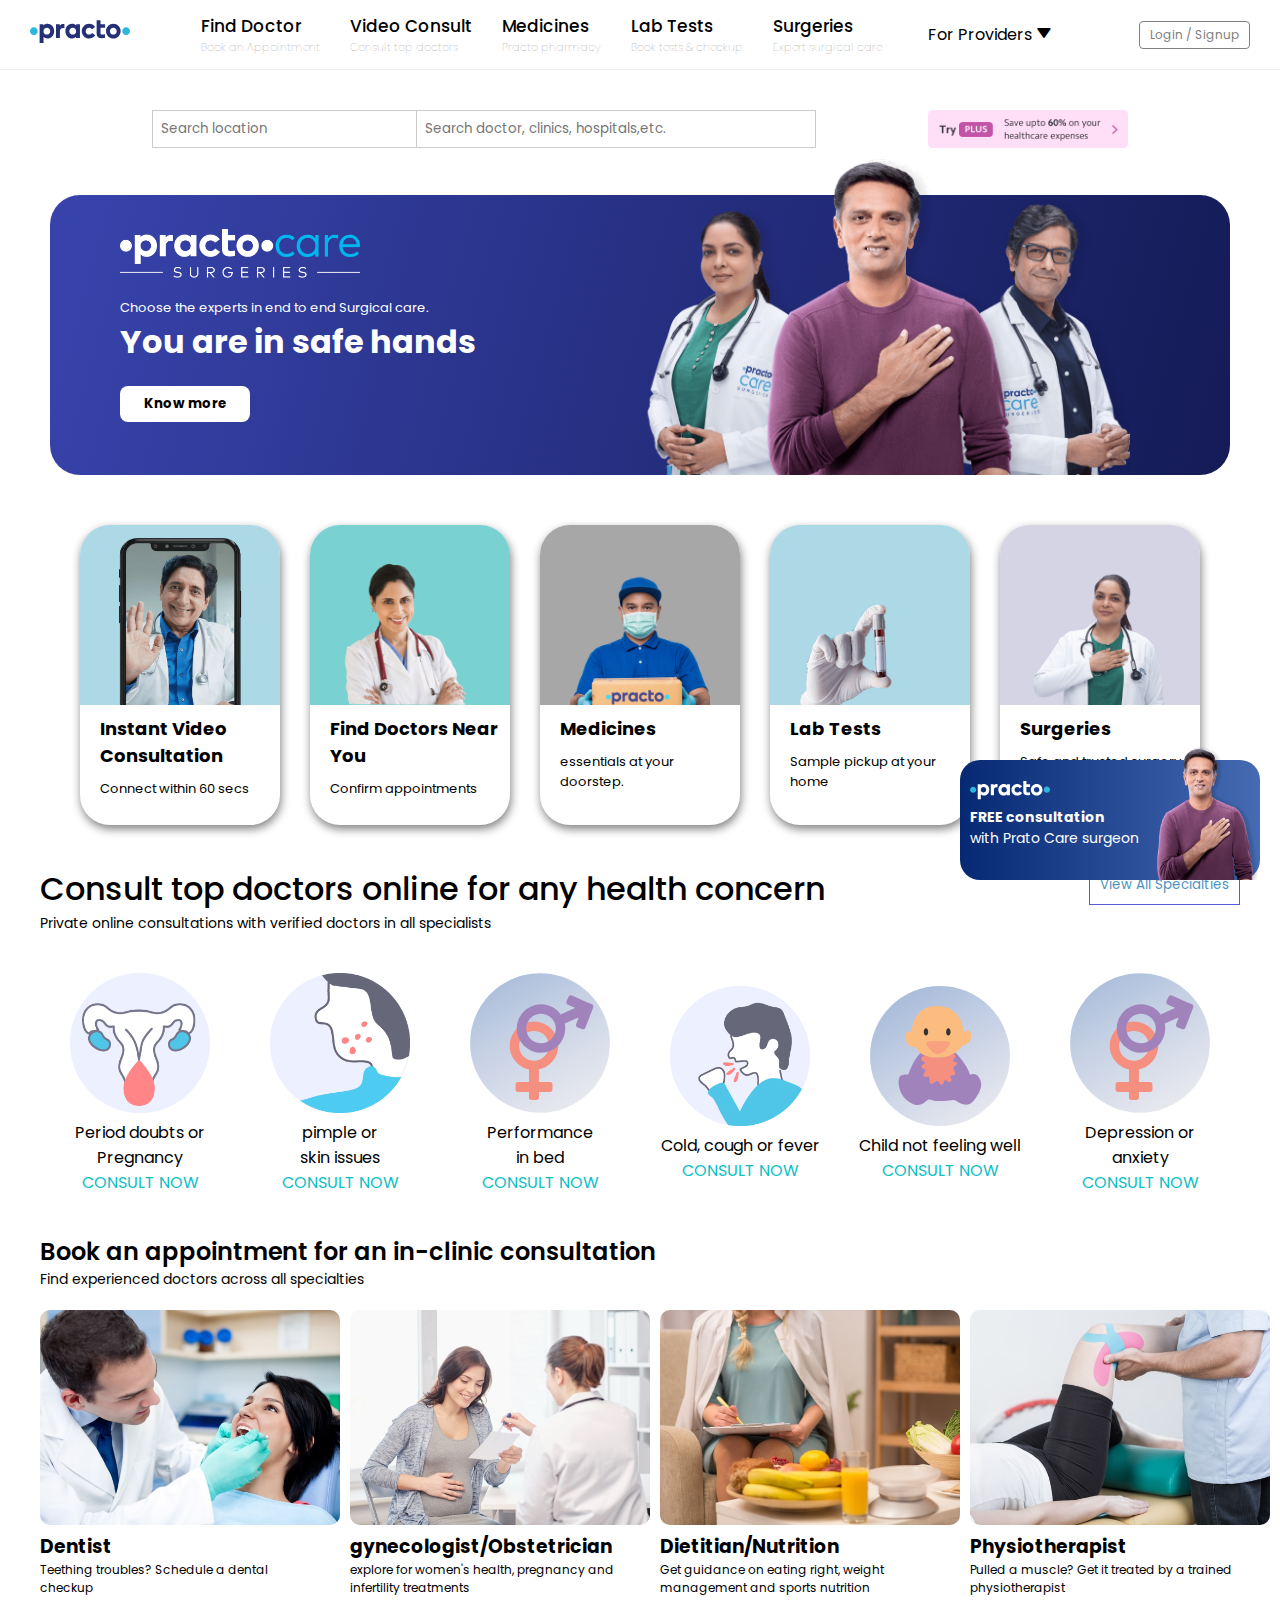
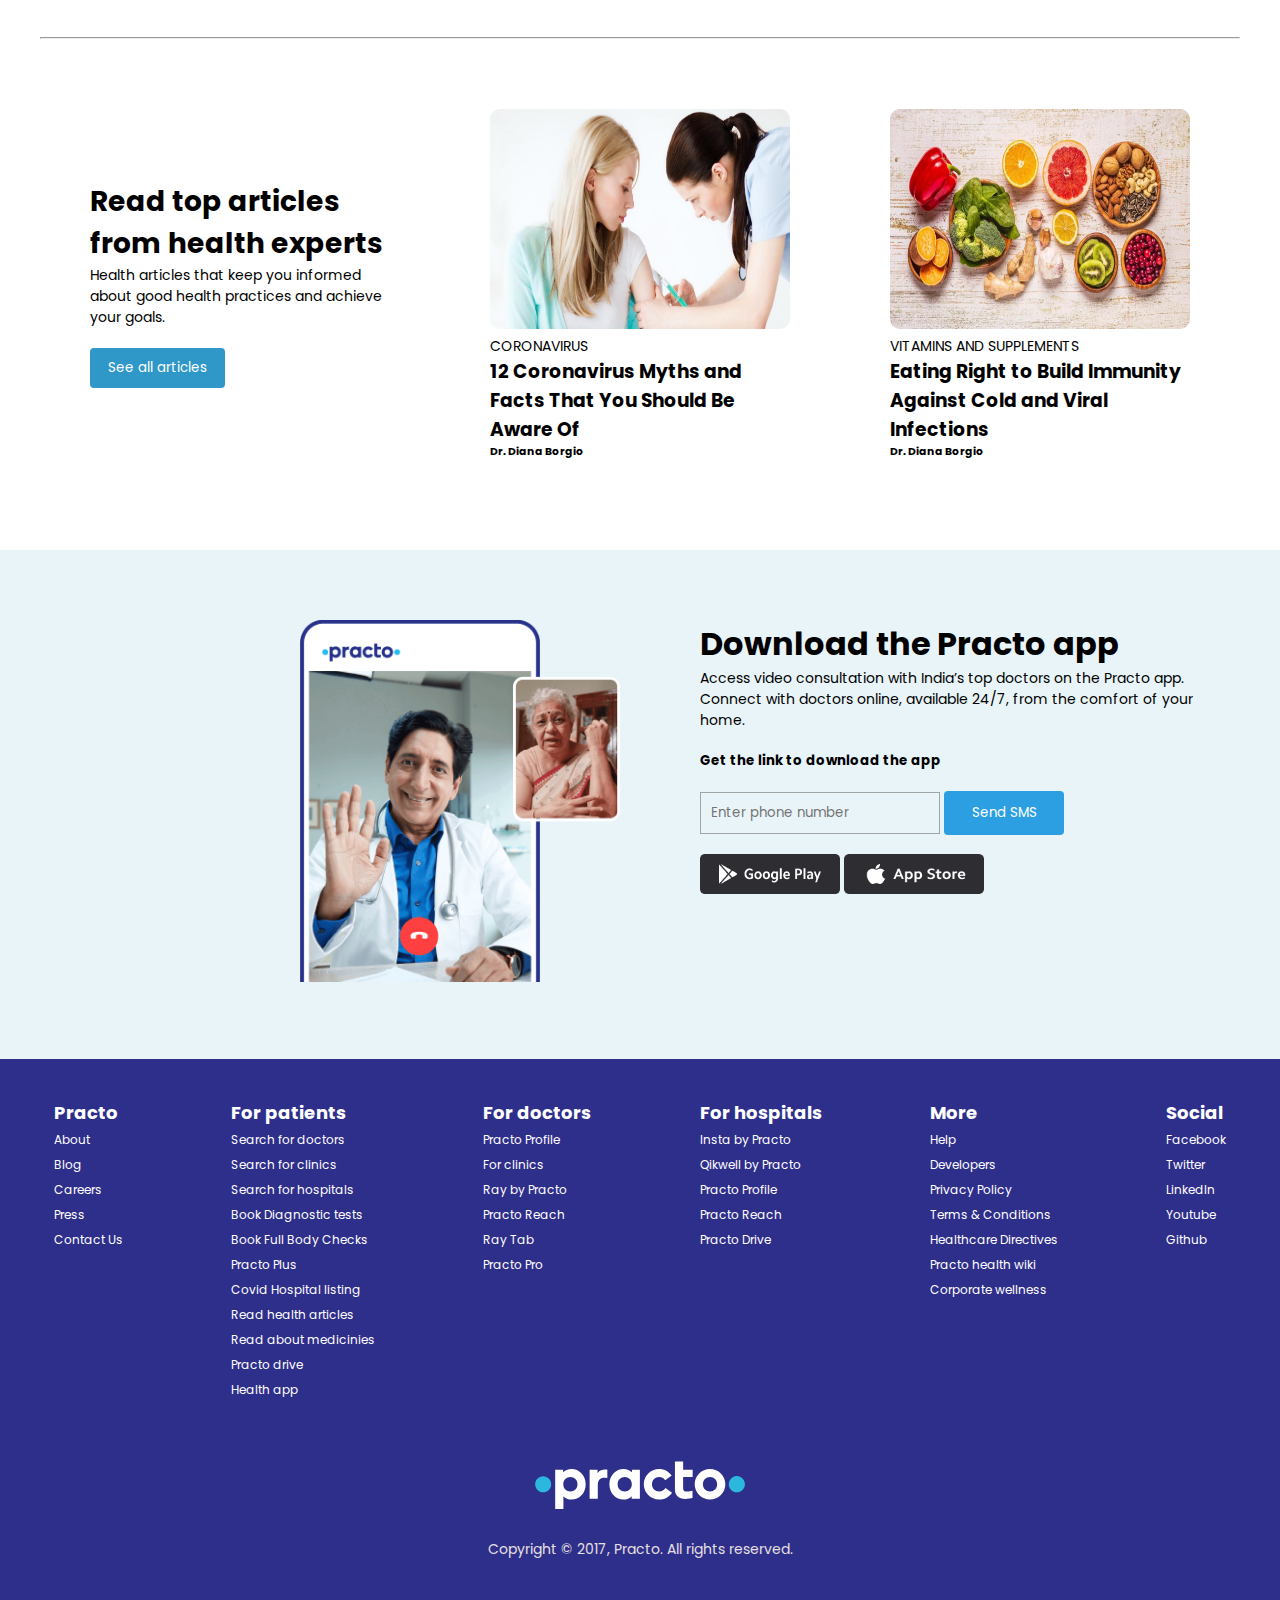
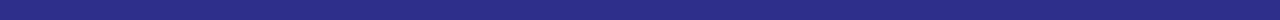
<file: zool Assignment/index.html>
<!DOCTYPE html>
<html lang="en">
<head>
    <meta charset="UTF-8">
    <meta http-equiv="X-UA-Compatible" content="IE=edge">
    <meta name="viewport" content="width=device-width, initial-scale=1.0">
    <title>Practo</title>
    <link rel="stylesheet" href="style.css">
    <link href='https://unpkg.com/boxicons@2.1.1/css/boxicons.min.css' rel='stylesheet'>
</head>
<body>
        <nav>
            <div class="navbar">
                <div class="navbar-inner">
                    <i class="bx bx-menu siderbarOpen"></i>
                    <span class="logo navLogo"><a href="#"><img src="./images/practo.svg" alt=""></a></span>    
                </div>
                <div class="menu">
                    <div class="logoToggle">
                        <i class="bx bx-x siderbarClose"></i>
                        <span class="logo"><a href="#"><img src="./images/practo.svg" alt=""></a></span>
                    </div>
                    <ul class="navLinks">
                        <li>
                            <a href="#">Find Doctor</a>
                            <p>Book an Appointment</p>
                        </li>
                        <li>
                            <a href="#">Video Consult</a>
                            <p>Consult top doctors</p>
                        </li>
                        <li>
                            <a href="#">Medicines</a>
                            <p>Practo pharmacy</p>
                        </li>
                        <li>
                            <a href="#">Lab Tests</a>
                            <p>Book tests & checkup</p>
                        </li>
                        <li>
                            <a href="#">Surgeries</a>
                            <p>Expert surgical care </p>
                        </li>
                        <li>
                            <div class="dropdown">
                                <button class="dropbtn" onclick="myFunction()">For Providers
                                  <i class="bx bxs-down-arrow"></i>
                                </button>
                                <div class="dropdown-content" id="myDropdown">
                                  <a class="dlinks"href="#">Practo Prime</a>
                                  <a class="dlinks" href="#">Software for providers</a>
                                  <a class="dlinks" href="#">List your practice for free</a>
                                  <a class="dlinks" href="#">Corporate wellness</a>
                                </div>
                                </div> 
                        </li>
                    </ul>
                </div>
                <div class="signIn">
                    <button class="btn">Login / Signup</button>
                </div>
            </div>
        </nav>

        <div class="container">
        <div class="inputContainer">
            <div >
                <input class="input inp1" type="text" placeholder="Search location">
                <input class="input inp2" type="text" placeholder="Search doctor, clinics, hospitals,etc.">
            </div>
            <div class="ads">
                <img src="./images/tryplus.png" alt="ads">
            </div>
        </div>
        <div class="fixedContainer">
            <div class="left">
                <img src="./images/white_practo_logo.svg" alt="">
                <h1>FREE consultation</h1>
                <p>with Prato Care surgeon</p>
            </div>
            <div class="">
                <img src="./images/rahul.png" alt="">
            </div>
        </div>
        <div class="bigcard">
            <div class="content">
                <img class="pcare" src="./images/practo_care.png" alt="PCare">
                <p>Choose the experts in end to end Surgical care.</p>
                <h1>You are in safe hands</h1>
                <button class="btnCard">Know more</button>
            </div>
                <img class="docImg" src="./images/dweb_hero_banner.png" alt="..">
        </div>
        
        <div class="smallCards">
            <div class="card">
                <div class="imgSC">
                    <img class="SCImg SC1" src="./images/instant_video_consulation.png" alt="">
                </div>
                <div class="SContent">
                    <h1>Instant Video Consultation</h1>
                    <p>Connect within 60 secs</p>
                </div>
            </div>
            <div class="card">
                <div class="imgSC " style="background-color: rgb(122, 209, 209);">
                    <img class="SCImg SC2" src="./images/find_doctors.png" alt=".." >
                </div>
                <div class="SContent">
                    <h1>Find Doctors Near You</h1>
                    <p>Confirm appointments</p>
                </div>
            </div>
            <div class="card SC3">
                <div class="imgSC " style="background:rgb(167, 167, 167);">
                    <img class="SCImg " src="./images/medicines.png" alt="" >
                </div>
                <div class="SContent">
                    <h1>Medicines</h1>
                    <p>essentials at your <br>doorstep.</p>
                </div>
            </div>
            <div class="card SC4">
                <div class="imgSC">
                    <img class="SCImg " src="./images/lab_tests.png" alt="">
                </div>
                <div class="SContent">
                    <h1>Lab Tests</h1>
                    <p>Sample pickup at your home</p>
                </div>
            </div>
            <div class="card SC5">
                <div class="imgSC" style="background:rgb(212, 212, 228);"> 
                    <img class="SCImg " src="./images/surgeries.png" alt="">
                </div>
                <div class="SContent">
                    <h1>Surgeries</h1>
                    <p>Safe and trusted surgery centers</p>
                </div>
            </div>
        </div>

        <div class="circleContainer">
            <div class="circleContent">
                <div class="CC">
                    <h1>Consult top doctors online for any health concern</h1>
                    <p>Private online consultations with verified doctors in all specialists</p>
                </div>
                <button class="Cbtn">View All Specialties</button>
            </div>
            <div class="circles">
                <div class="circle">
                    <div class="UCircle">
                        <img src="./images/irregular-painful+period.png" alt="">
                    </div>
                    <div class="contentCircle">
                        <p>Period doubts or Pregnancy</p>
                        <a href="#">CONSULT NOW</a>
                    </div>
                </div>
                <div class="circle">
                    <div class="UCircle">
                        <img src="./images/Acne.ong.webp" alt="">
                    </div>
                    <div class="contentCircle">
                        <p>pimple or<br> skin issues</p>
                        <a href="#">CONSULT NOW</a>
                    </div>
                </div>
                <div class="circle">
                    <div class="UCircle">
                        <img src="./images/c3.svg" alt="">
                    </div>
                    <div class="contentCircle">
                        <p>Performance  <br> in bed</p>
                        <a href="#">CONSULT NOW</a>
                    </div>
                </div>
                <div class="circle">
                    <div class="UCircle">
                        <img src="./images/coughing.png" alt="">
                    </div>
                    <div class="contentCircle">
                        <p>Cold, cough or fever</p>
                        <a href="#">CONSULT NOW</a>
                    </div>
                </div>
                <div class="circle">
                    <div class="UCircle">
                        <img src="./images/c4.svg" alt="">
                    </div>
                    <div class="contentCircle">
                        <p>Child not feeling well</p>
                        <a href="#">CONSULT NOW</a>
                    </div>
                </div>
                <div class="circle">
                    <div class="UCircle">
                        <img src="./images/c3.svg" alt="">
                    </div>
                    <div class="contentCircle">
                        <p>Depression or<br> anxiety</p>
                        <a href="#">CONSULT NOW</a>
                    </div>
                </div>
            </div>
        </div>
        <div class="boxContainer">
            <div class="boxContent">
                <h1>Book an appointment for an in-clinic consultation</h1>
                <p>Find experienced doctors across all specialties</p>
            </div>
            <div class="boxes">
                <div class="box">
                    <img src="images/b1.png" alt="">
                    <h3>Dentist</h3>
                    <p>Teething troubles? Schedule a dental checkup</p>
                </div>
                <div class="box">
                    <img src="images/b2.png" alt="">
                    <h3>gynecologist/Obstetrician</h3>
                    <p>explore for women's health, pregnancy and infertility treatments</p>
                </div>
                <div class="box">
                    <img src="images/b3.png" alt="">
                    <h3>Dietitian/Nutrition</h3>
                    <p>Get guidance on eating right, weight management and sports nutrition</p>
                </div>
                <div class="box">
                    <img src="images/b4.png" alt="">
                    <h3>Physiotherapist</h3>
                    <p>Pulled a muscle? Get it treated by a trained physiotherapist</p>
                </div>
            </div>
        </div>

        <hr>

        <div class="content2box">
            <div class="articleBox">
                <h1>Read top articles from health experts</h1>
                <p>Health articles that keep you informed about good health practices and achieve your goals.</p>
                <button><a href="./page2.html">See all articles</a></button>
            </div>
            <div class="articleBox">
                <img src="./images/bx1.png" alt="">
                <p>CORONAVIRUS</p>
                <h3>12 Coronavirus Myths and Facts That You Should Be Aware Of</h3>
                <h6>Dr. Diana Borgio</h6>
            </div>
            <div class="articleBox">
                <img src="./images/bx2.png" alt="">
                <p> VITAMINS AND SUPPLEMENTS</p>
                <h3>Eating Right to Build Immunity Against Cold and Viral Infections</h3>
                <h6>Dr. Diana Borgio</h6>
            </div>
        </div>
    </div>

        <div class="UpFooter">
            <div class="UFImg">
                <img src="./images/footer-img.png" alt="">
            </div>
            <div class="UFContent">
                <h1>Download the Practo app</h1>
                <p>Access video consultation with India’s top doctors on the Practo app. Connect with doctors online, available 24/7, from the comfort of your home.</p>
                <div class="inpBtn">
                    <h5>Get the link to download the app</h5>
                    <input type="text" placeholder="Enter phone number">
                    <button>Send SMS</button>
                </div>
                <div class="appLogo">
                    <img src="./images/google_play.png" alt="">
                    <img src="./images/apple_store.png" alt="">
                </div>
            </div>
        </div>

        <footer>
        <div class="linkContainer">
            <div class="FLinks">
                <ul>
                    <h1>Practo</h1>
                    <li><a href="">About</a></li>
                    <li><a href="">Blog</a></li>
                    <li><a href="">Careers</a></li>
                    <li><a href="">Press</a></li>
                    <li><a href="">Contact Us</a></li>
                </ul>
            </div>
            <div class="FLinks">
                <ul>
                    <h1>For patients</h1>
                    <li><a href="">Search for doctors</a></li>
                    <li><a href="">Search for clinics</a></li>
                    <li><a href="">Search for hospitals</a></li>
                    <li><a href="">Book Diagnostic tests</a></li>
                    <li><a href="">Book Full Body Checks</a></li>
                    <li><a href="">Practo Plus</a></li>
                    <li><a href="">Covid Hospital listing</a></li>
                    <li><a href="">Read health articles</a></li>
                    <li><a href="">Read about medicinies</a></li>
                    <li><a href="">Practo drive</a></li>
                    <li><a href="">Health app</a></li>
                </ul>
            </div>
            <div class="FLinks">
                <ul>
                    <h1>For doctors</h1>
                    <li><a href="">Practo Profile</a></li>
                    <li><a href="">For clinics</a></li>
                    <li><a href="">Ray by Practo</a></li>
                    <li><a href="">Practo Reach</a></li>
                    <li><a href="">Ray Tab</a></li>
                    <li><a href="">Practo Pro</a></li>
                </ul>
            </div>
            <div class="FLinks">
                <ul>
                    <h1>For hospitals</h1>
                    <li><a href="">Insta by Practo</a></li>
                    <li><a href="">Qikwell by Practo</a></li>
                    <li><a href="">Practo Profile</a></li>
                    <li><a href="">Practo Reach</a></li>
                    <li><a href="">Practo Drive</a></li>
                </ul>
            </div>
            <div class="FLinks">
                <ul>
                    <h1>More</h1>
                    <li><a href="">Help</a></li>
                    <li><a href="">Developers</a></li>
                    <li><a href="">Privacy Policy</a></li>
                    <li><a href="">Terms & Conditions</a></li>
                    <li><a href="">Healthcare Directives</a></li>
                    <li><a href="">Practo health wiki</a></li>
                    <li><a href="">Corporate wellness</a></li>
                </ul>
            </div>
            <div class="FLinks">
                <ul>
                    <h1>Social</h1>
                    <li><a href="">Facebook</a></li>
                    <li><a href="">Twitter</a></li>
                    <li><a href="">LinkedIn</a></li>
                    <li><a href="">Youtube</a></li>
                    <li><a href="">Github</a></li>
                </ul>
            </div>
        </div>
        <div class="copyRight">
            <img src="./images/white_practo_logo.svg" alt="">
            <p>Copyright &copy; 2017, Practo. All rights reserved.</p>
        </div>
        </footer>

      

    <script src="./script.js"></script>
</body>
</html>
</file>
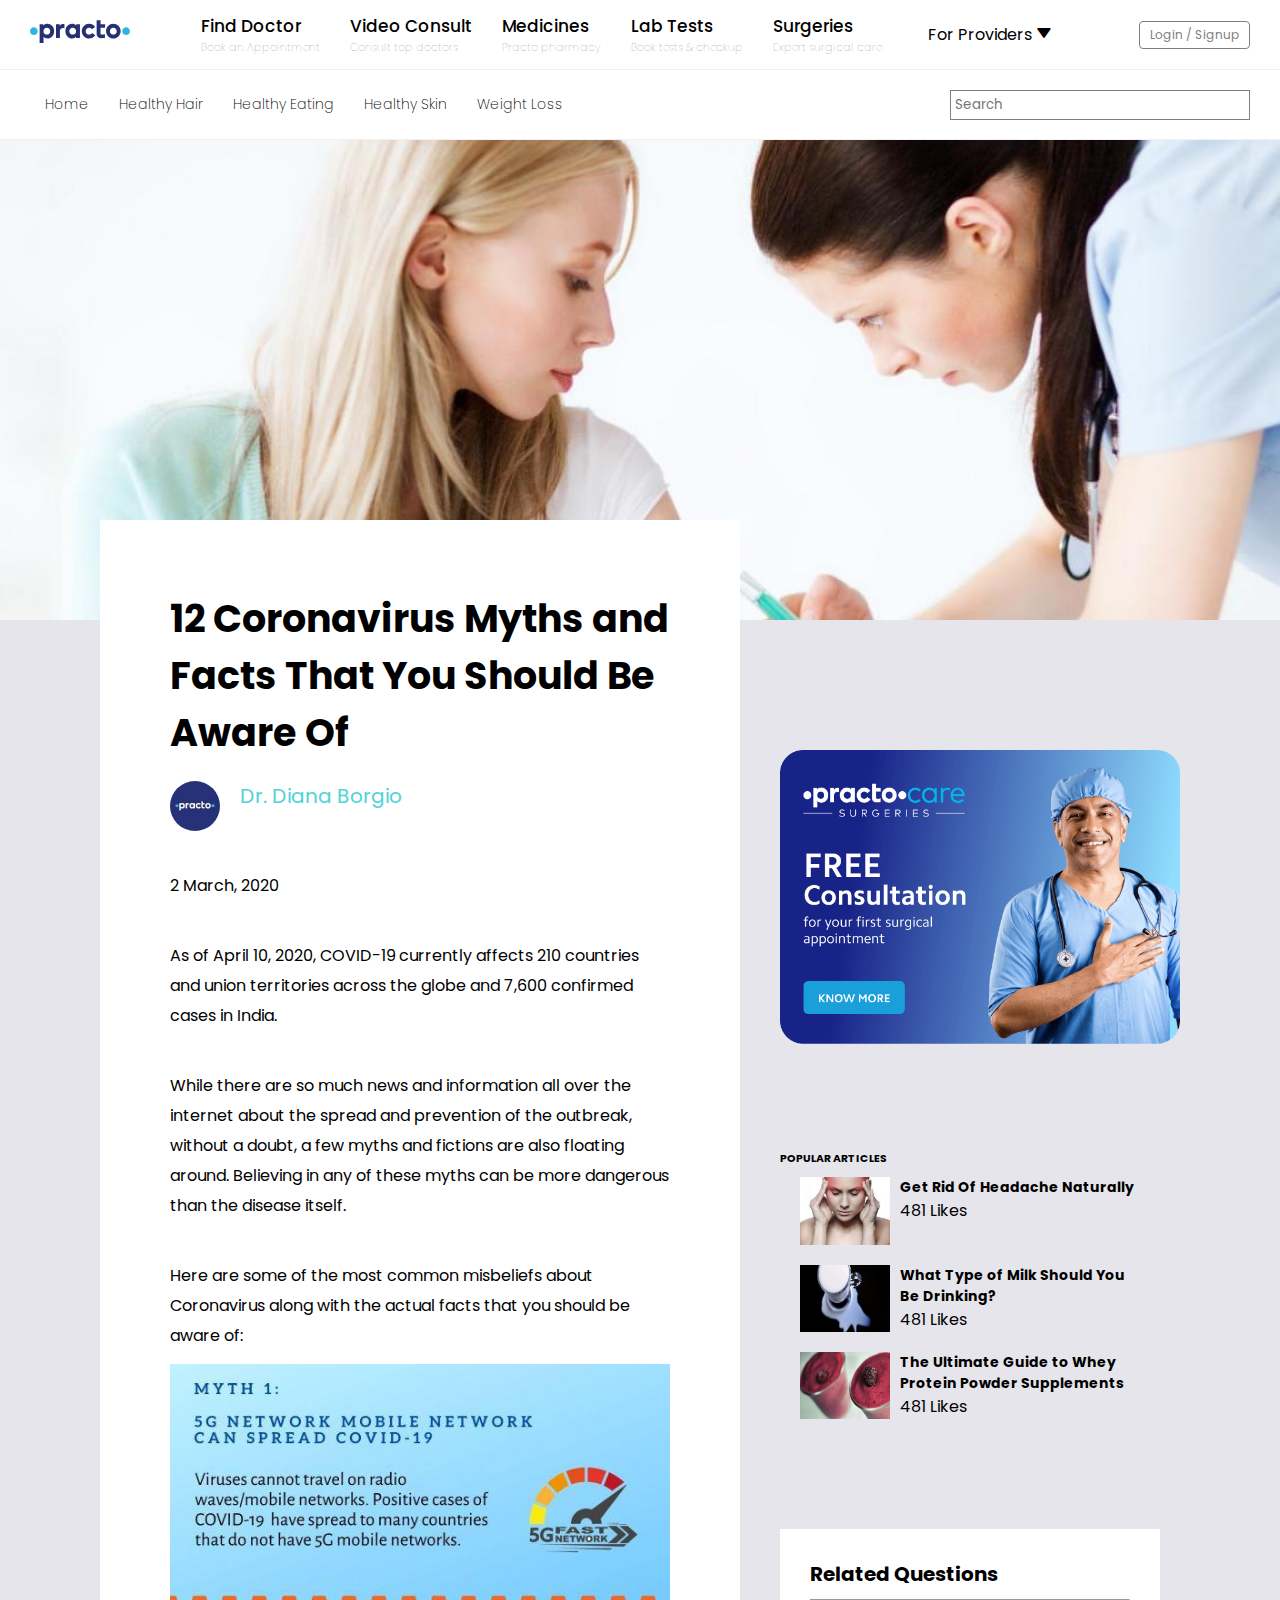
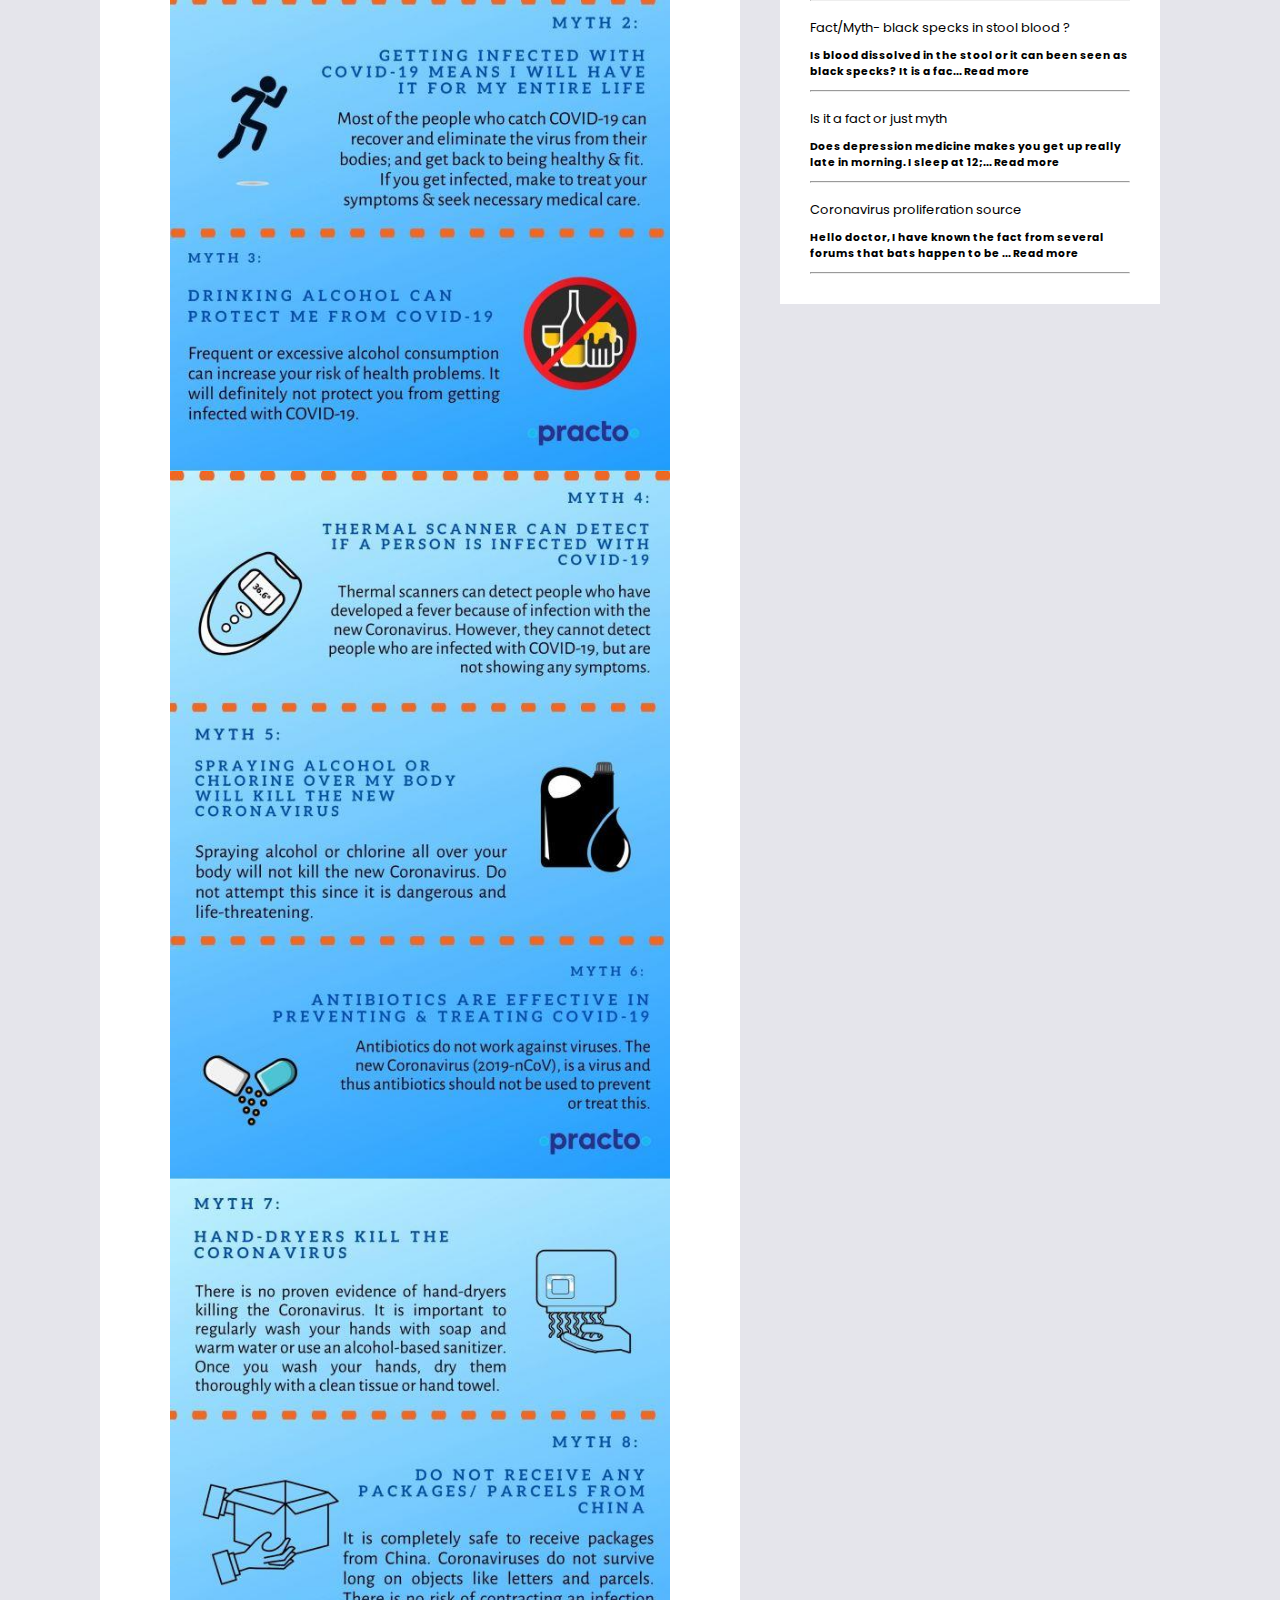
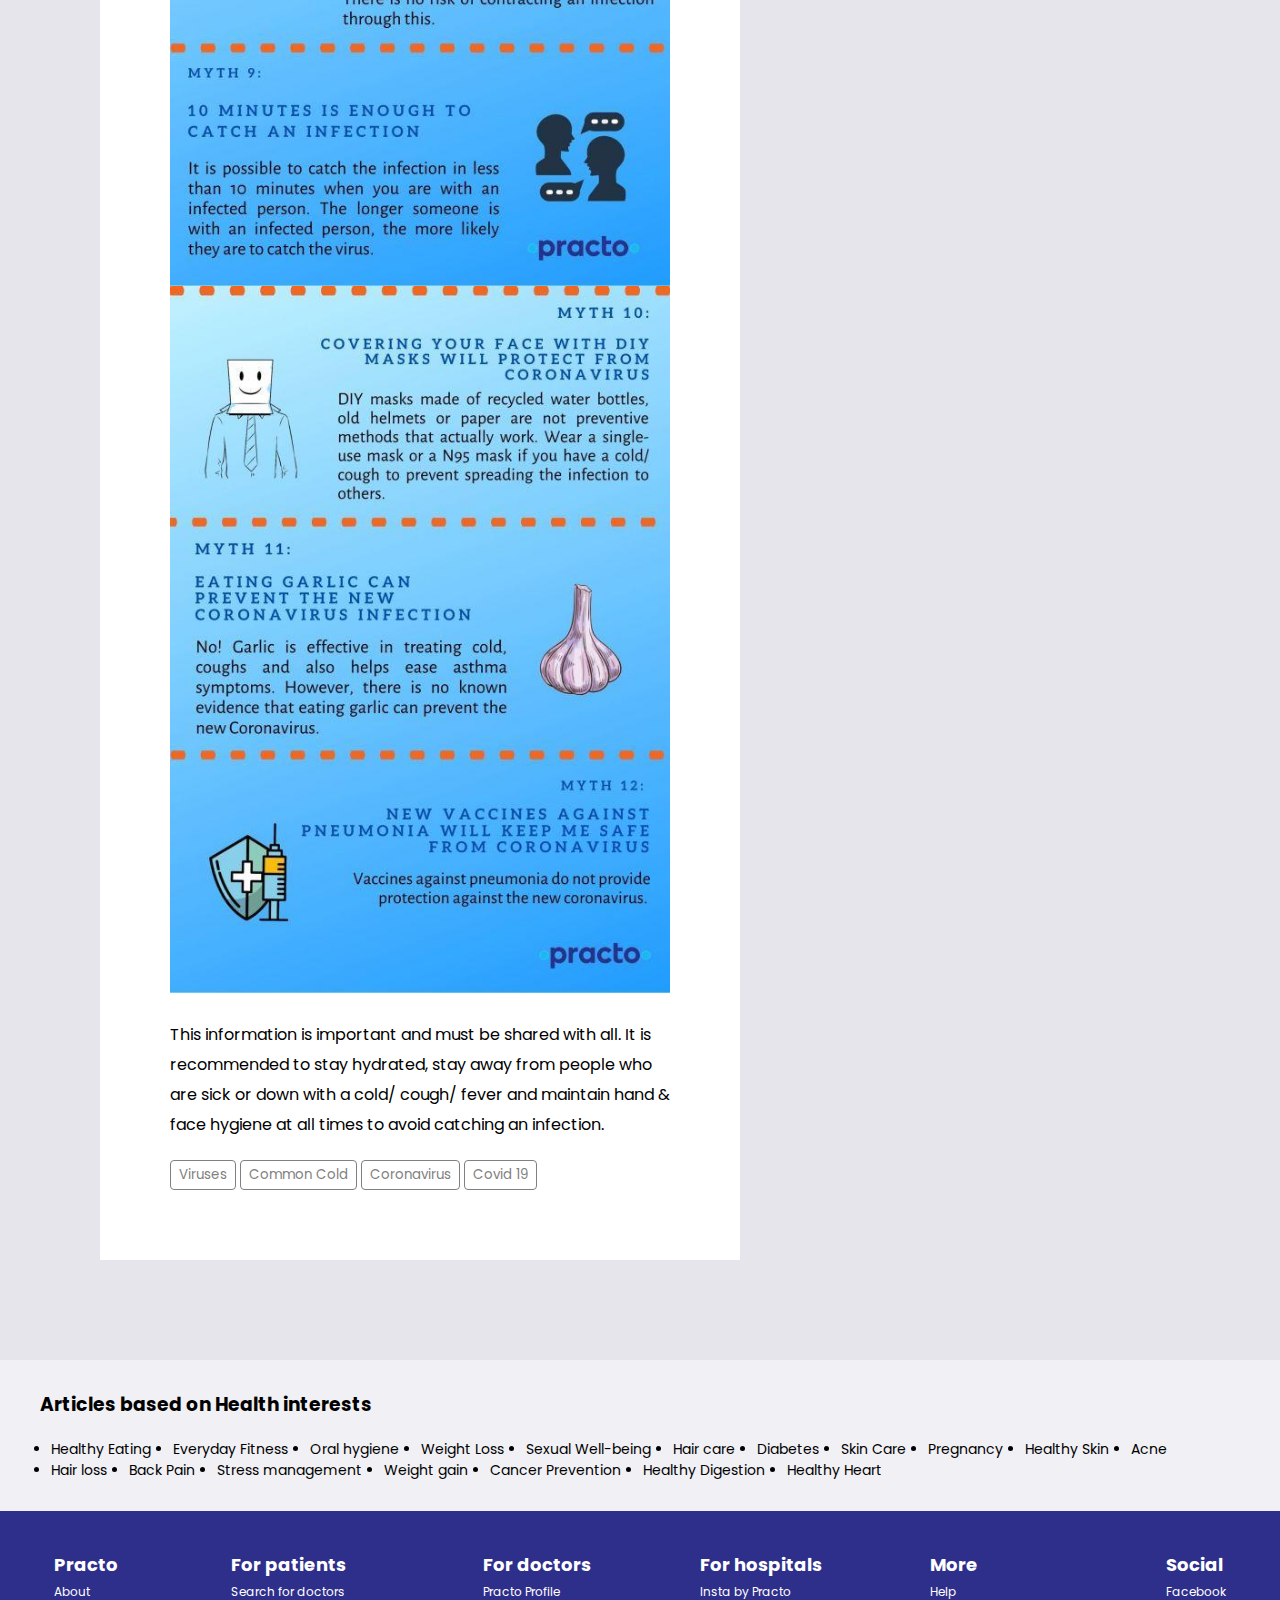
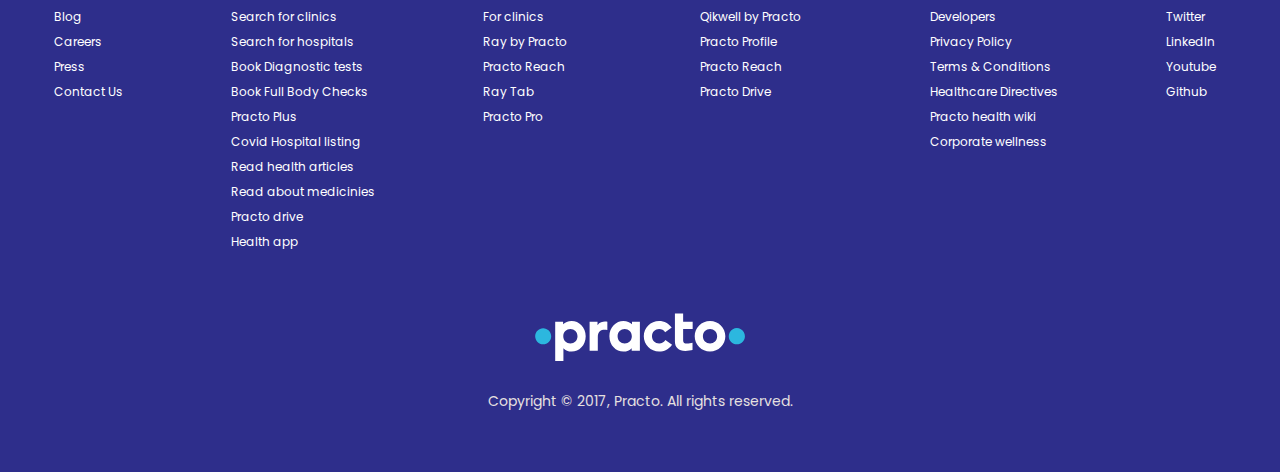
<file: zool Assignment/page2.html>
<!DOCTYPE html>
<html lang="en">
<head>
    <meta charset="UTF-8">
    <meta http-equiv="X-UA-Compatible" content="IE=edge">
    <meta name="viewport" content="width=device-width, initial-scale=1.0">
    <title>12 solutions</title>
    <link rel="stylesheet" href="page2.css">
    <link href='https://unpkg.com/boxicons@2.1.1/css/boxicons.min.css' rel='stylesheet'>
</head>
<body>
    <nav>
        <div class="navbar">
            <div class="navbar-inner">
                <i class="bx bx-menu siderbarOpen"></i>
                <span class="logo navLogo"><a href="#"><img src="./images/practo.svg" alt=""></a></span>    
            </div>
            <div class="menu">
                <div class="logoToggle">
                    <i class="bx bx-x siderbarClose"></i>
                    <span class="logo"><a href="#"><img src="./images/practo.svg" alt=""></a></span>
                </div>
                <ul class="navLinks">
                    <li>
                        <a href="#">Find Doctor</a>
                        <p>Book an Appointment</p>
                    </li>
                    <li>
                        <a href="#">Video Consult</a>
                        <p>Consult top doctors</p>
                    </li>
                    <li>
                        <a href="#">Medicines</a>
                        <p>Practo pharmacy</p>
                    </li>
                    <li>
                        <a href="#">Lab Tests</a>
                        <p>Book tests & checkup</p>
                    </li>
                    <li>
                        <a href="#">Surgeries</a>
                        <p>Expert surgical care </p>
                    </li>
                    <li>
                        <div class="dropdown">
                            <button class="dropbtn" onclick="myFunction()">For Providers
                              <i class="bx bxs-down-arrow"></i>
                            </button>
                            <div class="dropdown-content" id="myDropdown">
                              <a class="dlinks"href="#">Practo Prime</a>
                              <a class="dlinks" href="#">Software for providers</a>
                              <a class="dlinks" href="#">List your practice for free</a>
                              <a class="dlinks" href="#">Corporate wellness</a>
                            </div>
                            </div> 
                    </li>
                </ul>
            </div>
            <div class="signIn">
                <button class="btn">Login / Signup</button>
            </div>
        </div>
    </nav>
    <div class="subnav">
        <div class="subnavbar">
            <div class="subnavLinks">
                <ul class="subnavLink">
                    <li>
                        <a href="#">Home</a>
                    </li>
                    <li>
                        <a href="#" class="hide">Healthy Hair</a>
                    </li>
                    <li>
                        <a href="#" class="hide">Healthy Eating</a>
                    </li>
                    <li>
                        <a href="#" class="hide">Healthy Skin</a>
                    </li>
                    <li>
                        <a href="#" class="hide">Weight Loss</a>
                    </li>
                </ul>
            </div>
            <div class="inp">
                <input type="text" placeholder="Search">
            </div>
        </div>
    </div>
    <div class="imageContainer"></div>
    <div class="containerHolder">
        <div class="leftContainer">
            <div class="leftContent">
                <h1>12 Coronavirus Myths and Facts That You Should Be Aware Of</h1>
                <div class="docName">
                    <img src="./images/docName.png" alt="">
                    <h2>Dr. Diana Borgio</h2>
                </div>
                <p>2 March, 2020</p>
                <p>As of April 10, 2020, COVID-19 currently affects 210 countries and union territories across the globe and 7,600 confirmed cases in India. </p>
                <p>While there are so much news and information all over the internet about the spread and prevention of the outbreak, without a doubt, a few myths and fictions are also floating around. Believing in any of these myths can be more dangerous than the disease itself.</p>
                <p>Here are some of the most common misbeliefs about Coronavirus along with the actual facts that you should be aware of:</p>
                <div class="imgContainer">
                    <img src="./images/p2Img.png" alt="">
                    <img src="./images/p2Img2.png" alt="">
                    <img src="./images/p2Img3.png" alt="">
                    <img src="./images/p2Img4.png" alt="">
                </div>
                <p>This information is important and must be shared with all. It is recommended to stay hydrated, stay away from people who are sick or down with a cold/ cough/ fever and maintain hand & face hygiene at all times to avoid catching an infection. </p>
                
                <div class="btnContainer">
                    <button class="button">Viruses</button>
                    <button class="button">Common Cold</button>
                    <button class="button"> Coronavirus</button>
                    <button class="button">Covid 19</button>
                </div>
            </div>
        </div>
        <div class="rightContainer">
            <img class="doc" src="./images/p2ImgDoc.png" alt="">
            <div class="popularArticle">
                <h6>POPULAR ARTICLES</h6>
                <div class="arcon">
                    <img src="./images/pa1.png" alt="">
                    <div class="div">
                        <h4>Get Rid Of Headache Naturally</h4>
                        <p>481 Likes</p>
                    </div>
                </div>
                <div class="arcon">
                    <img src="./images/pa2.png" alt="">
                    <div class="div">
                        <h4>What Type of Milk Should You Be Drinking?</h4>
                        <p>481 Likes</p>
                    </div>
                </div>
                <div class="arcon">
                    <img src="./images/pa3.png" alt="">
                    <div class="div">
                        <h4>The Ultimate Guide to Whey Protein Powder Supplements</h4>
                        <p>481 Likes</p>
                    </div>
                </div>
            </div>
            <div class="relatedQuestions">
                <h1>Related Questions</h1>
                <hr>
                <p>Fact/Myth- black specks in stool blood ?</p>
                <h6>Is blood dissolved in the stool or it can been seen as black specks? It is a fac... Read more</h6>
                <hr>
                <p>Is it a fact or just myth</p>
                <h6>Does depression medicine makes you get up really late in morning. I sleep at 12;... Read more</h6>
                <hr>
                <p>Coronavirus proliferation source</p>
                <h6>Hello doctor, I have known the fact from several forums that bats happen to be ... Read more</h6>
                <hr>
            </div>
        </div>
    </div>
    <div class="articles">
       <h3> Articles based on Health interests</h3>
       <ul class="arLink">
           <li>Healthy Eating</li>
           <li>Everyday Fitness</li>
            <li>Oral hygiene</li>
            <li>Weight Loss</li>
            <li>Sexual Well-being</li>
            <li> Hair care</li>
            <li>Diabetes</li>
            <li>Skin Care</li>
            <li>Pregnancy</li>
            <li>Healthy Skin</li>
            <li>Acne</li>
            <li>Hair loss</li>
            <li>Back Pain</li>
            <li>Stress management</li>
            <li>Weight gain</li>
            <li>Cancer Prevention</li>
            <li>Healthy Digestion</li>
            <li>Healthy Heart</li>
        </ul>
    </div>
    <footer>
        <div class="linkContainer">
            <div class="FLinks">
                <ul>
                    <h1>Practo</h1>
                    <li><a href="">About</a></li>
                    <li><a href="">Blog</a></li>
                    <li><a href="">Careers</a></li>
                    <li><a href="">Press</a></li>
                    <li><a href="">Contact Us</a></li>
                </ul>
            </div>
            <div class="FLinks">
                <ul>
                    <h1>For patients</h1>
                    <li><a href="">Search for doctors</a></li>
                    <li><a href="">Search for clinics</a></li>
                    <li><a href="">Search for hospitals</a></li>
                    <li><a href="">Book Diagnostic tests</a></li>
                    <li><a href="">Book Full Body Checks</a></li>
                    <li><a href="">Practo Plus</a></li>
                    <li><a href="">Covid Hospital listing</a></li>
                    <li><a href="">Read health articles</a></li>
                    <li><a href="">Read about medicinies</a></li>
                    <li><a href="">Practo drive</a></li>
                    <li><a href="">Health app</a></li>
                </ul>
            </div>
            <div class="FLinks">
                <ul>
                    <h1>For doctors</h1>
                    <li><a href="">Practo Profile</a></li>
                    <li><a href="">For clinics</a></li>
                    <li><a href="">Ray by Practo</a></li>
                    <li><a href="">Practo Reach</a></li>
                    <li><a href="">Ray Tab</a></li>
                    <li><a href="">Practo Pro</a></li>
                </ul>
            </div>
            <div class="FLinks">
                <ul>
                    <h1>For hospitals</h1>
                    <li><a href="">Insta by Practo</a></li>
                    <li><a href="">Qikwell by Practo</a></li>
                    <li><a href="">Practo Profile</a></li>
                    <li><a href="">Practo Reach</a></li>
                    <li><a href="">Practo Drive</a></li>
                </ul>
            </div>
            <div class="FLinks">
                <ul>
                    <h1>More</h1>
                    <li><a href="">Help</a></li>
                    <li><a href="">Developers</a></li>
                    <li><a href="">Privacy Policy</a></li>
                    <li><a href="">Terms & Conditions</a></li>
                    <li><a href="">Healthcare Directives</a></li>
                    <li><a href="">Practo health wiki</a></li>
                    <li><a href="">Corporate wellness</a></li>
                </ul>
            </div>
            <div class="FLinks">
                <ul>
                    <h1>Social</h1>
                    <li><a href="">Facebook</a></li>
                    <li><a href="">Twitter</a></li>
                    <li><a href="">LinkedIn</a></li>
                    <li><a href="">Youtube</a></li>
                    <li><a href="">Github</a></li>
                </ul>
            </div>
        </div>
        <div class="copyRight">
            <img src="./images/white_practo_logo.svg" alt="">
            <p>Copyright &copy; 2017, Practo. All rights reserved.</p>
        </div>
        </footer>
    <script src="./script.js"></script>
</body>
</html>
</file>
<file: zool Assignment/style.css>
@import url('https://fonts.googleapis.com/css2?family=Poppins:wght@300;400;600&display=swap');

*{
    padding: 0;
    margin: 0;
    box-sizing: border-box;
    font-family: 'Poppins', sans-serif;
}

:root{
    --body-color: #E4E9F7;
    --nav-color:#FAFAFA;
    --side-nav:#FFFFFC;
    --text-color:#000;
}

body{
    height: 100vh;
}

.container{
    max-width:1200px;
    margin:0 auto;
}

nav{
    height: 70px;
    width: 100%;
    background-color: #fff;
    z-index: 100;
    border-bottom: 1px solid #f0f0f5;
}

nav .navbar{
    position: relative;
    height: 100%;
    max-width: 1300px;
    width: 100%;
    background-color: #fff;
    margin: 0 auto;
    padding: 0 30px;
    display: flex;
    align-items: center;
    justify-content: space-between;
}

.navbar-inner{
    display: flex;
}

nav  .navbar .logo a{
    font-size:25px;
    font-weight:500;
    color: var(--text-color);
    text-decoration: none;
}

.menu .logoToggle{
    display:none;
}

nav .navbar .siderbarOpen{
    color: var(--text-color);
    font-size: 25px;
    padding:5px;
    cursor: pointer;
    display: none;
}

.navbar .navLinks{
    display: flex;
    align-items: center;
}

.navbar .navLinks li{
    margin: 0 5px;
    list-style: none;
    display: flex;
    flex-direction: column;
    padding: 0 10px;
}

.navLinks li a{
    position: relative;
    font-size:17px;
    font-weight:500;
    color: var(--text-color);
    text-decoration: none;

}
.navLinks li p{
    font-size:11px;
    font-weight:100;
    color: #888;
}

 /* dropdown */

.dropdown {
    float: right;
    overflow: hidden;
  }

  
  .dropdown .dropbtn {
    cursor: pointer;
    font-size: 16px;  
    border: none;
    outline: none;
    color: #000;
    padding: 14px 16px;
    background-color: inherit;
    font-family: inherit;
    margin: 0;
  }

  .dropbtn i{
      color:#000;
  }
   
  .dropdown-content {
    display: none;
    position: absolute;
    background-color: #ffffff;
    min-width: 160px;
    /* box-shadow: 0px 8px 16px 0px rgba(0,0,0,0.2); */
    z-index: 1;
  }
  
  .dropdown-content .dlinks {
    float: none;
    color: #000;
    padding: 12px 16px;
    text-decoration: none;
    display: block;
    text-align: left;
    font-size: 14px;
    font-weight:300;
  }
    
  .show {
    display: block;
  }

.btn{
    background: none;
    padding: 4px 10px;
    border-radius:4px;
    color: gray;
    border: 1px solid gray;
    font-size: 12px;
    cursor: pointer;
}

/* navbar end */

.inputContainer{
    display: flex;
    justify-content: space-evenly;
    margin: 40px  auto ;
}

.inputContainer .input{
    padding:8px;
    border:1px solid #ccc;
}
.inp1{
    width:270px;
}
.inp2{
    margin-left: -10px;
    width:400px;
}

.inputContainer .ads img{
    width: 200px;
}

/* big card ads */
.bigcard{
    position: relative;
    width: 100%;
    height:280px;
    background: linear-gradient(105.21deg,#3743ab 2.85%,#141b56 99.41%);
    display: flex;
    justify-content: space-between;
    max-width:1180px;
    margin: 40px auto;
    border-radius:30px
}
.content{
    display: flex;
    flex-direction: column;
    justify-content:center;
    padding-left:70px;
    margin-top: -40px;
    color: #fff;
}

.pcare{
    width: 240px;
    margin: 20px 0 ;
}

.content h1{
    font-weight: 700;
}

.content p{
    font-size:13px;
}

.content .btnCard{
    width:130px;
    padding: 8px 12px;
    border-radius: 8px;
    border: none;
    background: #fff;
    font-weight: 700;
    margin-top: 20px;
}

.docImg {
    position: absolute;
    top: -36px;  
    right: 100px;
    height: calc(100% + 36px);

}

/* small cards */
.smallCards{
    max-width:1180px;
    display: flex;
    justify-content: space-evenly;
    flex-wrap: wrap;
    margin: 40px auto;
}
.card{
    position: relative;
    background: #fff;
    width:200px;
    height:300px;
    border-radius: 30px;
    box-shadow: 1px 4px 10px gray; 
    margin-top: 10px;
}

.card .imgSC{
    position: absolute;
    top: 0;
    right: 0;
    width: 100%;
    height: 60%;
    background:lightblue;
    border-top-right-radius:30px;
    border-top-left-radius:30px;
}

.card .imgSC .SCImg{
    position: absolute;
    bottom: 0;
    width: 70%; 
    right: 30px;
}

.SContent{
    position: absolute;
    left: 0;
    top: 60%;
    padding:10px 0 0 20px;
}
.SContent h1{
    font-size:18px;
}
.SContent p{
    padding-top: 10px;
    font-size: 13px;
}

/* cards end */

.circleContent{
    display: flex;
    justify-content: space-between;
    flex-wrap: wrap;
}

.circleContent .CC h1{
    font-weight: 500;
}
.circleContent .CC p{
    font-size:14px;
    font-weight: 400;
}
.circleContent .Cbtn{
    height:40px;
    padding: 0 10px;
    background:none;
    border:1px solid rgb(90, 90, 221);
    color: rgb(79, 147, 192);
}

.circles{
    display: flex;
    justify-content: space-between;
    align-items: space-between;
    max-width:1180px;
    margin: 10px auto;
    flex-wrap: wrap;
}
.circle{
    width:180px;
    height:280px;
    display: flex;
    justify-content: center;
    align-items: center;
    flex-direction: column;
}
.circle img{
    width: 140px;
}
.contentCircle{
    display: flex;
    justify-content:center;
    flex-direction: column;
    align-items: center;
    text-align: center;
}
.contentCircle a{
    text-decoration: none;
    color: rgb(13, 191, 197);
}
/* end circle */

.boxes{
    display: flex;
    margin-top: 20px;
    justify-content:space-between;
    margin-bottom: 40px;
    flex-wrap: wrap;
}
.box{
    width: 270px;
}
.box img{
    width:300px;
    border-radius: 10px;
}

.box p{
    font-size:12px;
}
.boxContent h1{
    font-size: 24px;
    font-weight: 600;
}

.boxContent p{
    font-size:14px;
}

/* end box card */

.content2box{
    display: flex;
    align-items: center;
    justify-content:space-between;
    max-width:1100px;
    margin: 70px auto;
    flex-wrap: wrap;
}

.articleBox{
    width: 300px;
    margin-bottom:20px;
}
.articleBox a{
    color: #fff;
    text-decoration: none;
}

.articleBox img{
    width:300px; 
    height:220px;
    border-radius:10px;
}
.articleBox button{
    margin-top:20px;
    padding:  10px 18px;
    background-color:rgb(47, 152, 201);
    border: none;
    border-radius: 4px;
    color: #fff;
}
.articleBox h1{
    font-size:28px;
    font-weight:700;
}
.articleBox p{
    font-size:14px;
}

.UpFooter{
    padding:  70px 0 ;
    display: flex;
    justify-content:center;
    flex-wrap: wrap;
    background:rgb(232, 244, 248);
}

.UpFooter .UFImg img{
    margin-left:300px;
    width:320px;
}
.UpFooter .UFImg{
    flex: 1;
}

.UFContent{
    flex: 1;
    padding:0 80px;
}

.inpBtn input{
    width: 240px;
    padding: 10px;
    margin-bottom: 20px;
    border: 1px solid rgb(161, 165, 165);
    background:transparent;
}
.inpBtn h5{
    margin:20px 0;
}

.UFContent p{
    font-size:14px;
}

.inpBtn button{
    width: 120px;
    padding: 12px;
    background:rgb(43, 159, 226);
    border: none;
    color: #fff;
    border-radius:4px;
}

.appLogo img{
    width: 140px;
    height: 40px;
}

footer{
    display: flex;
    flex-direction: column;
    background-color:rgb(46, 46, 139);
    padding-top: 40px;
}
footer .linkContainer{
    display: flex;
    justify-content:space-around;
    flex-wrap: wrap;
}

.linkContainer h1{
    color: #fff;
    font-size:18px;
}
.linkContainer ul li{
   list-style-type: none;
}

.linkContainer a{
    text-decoration: none;
    color: #fff;
    font-size: 12px;
}

.linkContainer a:hover{
    border-bottom: 1px solid #fff;
}

.copyRight{
    display: flex;
    flex-direction: column;
    justify-content:center;
    align-items:center;
    padding: 60px 0;
}
.copyRight p{
    padding-top:30px;
    color: rgb(230, 224, 224);
    font-size: 14px;
}

.fixedContainer{
    position: fixed;
    bottom: 20px;
    right: 20px;
    background: linear-gradient(to right ,rgb(7, 41, 116) ,rgb(69, 107, 179));
    width:300px;
    border-radius:20px;
    height: 120px;
    display: flex;
    z-index: 1000;
}
.fixedContainer .left img{
    width:100px;
    padding: 10px ;
    margin-top: -20px;
}
.fixedContainer h1{
    font-size:14px;
    color:#fff;
    margin: -80px 10px;
}
.fixedContainer p{
    font-size:14px;
    color:#fff;
    margin: 80px 10px;
}
.fixedContainer button{
    background-color:rgb(36, 137, 184);
    margin-top: 30px;
    color:#fff;
    border: none;
    padding:3px;
    border-radius:3px;
}

.fixedContainer img{
    width:110px;
    height:140px; 
    position: relative;
    top: -20px;
}

@media (max-width: 1170px) {
    nav .navbar .siderbarOpen{
        display: block;
    }

    .inputContainer .ads img{
     display:none;
    }
    
    .menu{
        position: fixed;
        height: 100%;
        width: 320px;
        left: -100%;
        top: 0;
        padding:20px;
        background-color: var(--side-nav);
        z-index:100;
        transition: all 0.4s ease;
    }

    nav.active .menu{
        left: -0%;
    }

    nav.active  .navbar .navLogo a{
        opacity: 0;
        transition: all 0.3s ease;

    }

    .menu .logoToggle{
        width: 100%;
        display: flex;
        align-items: center;
    }
   
    .logoToggle .siderbarClose{
        color: var(--text-color);
        font-size: 24px;
        cursor: pointer;
    }

    .navbar .navLinks{
        flex-direction: column;
        padding-top: 20px;
        align-items:flex-start;
    }
    .navLinks li a{
        display: block;
        margin-top:10px;

    }

    .UpFooter .UFImg img{
        width:200px;
       margin-left: 100px;
   }
}

@media (max-width: 560px) {
    .container{
        max-width:500px;
        margin:0 auto;
        padding:30px ;
    }

    .inputContainer{
        display: flex;
        justify-content: center;
        align-items: center;
        margin: 10px  auto ;
    }
    .inputContainer .input{
        padding:8px;
    }
    .inp1{
        
        width:170px;
    }
    .inp2{
        margin-left: 0;
        margin-top: 4px;
        width:300px;
        border:1px solid #ccc;
    }
    .bigcard{
        display: none;
    }

    .fixedContainer{
        position:relative;
        top: 10px;
        right: 10px;
        z-index:-100;
    }
    .card{
        position: relative;
        background: #fff;
        width: 140px;
        height:200px;
        border-radius: 30px;
        box-shadow: 1px 4px 10px gray; 
        margin-top: 10px;
    }
    .SContent{
        padding: 0 0 0 20px;
    }

    .SContent h1{
        font-size:12px;
    }

    .SContent p{
        padding-top: 2px;
        font-size: 10px;
    }
    .SC3,.SC4,.SC5{
        width: 90px;
        height: 100px;
    }

    .SC3 p,.SC4 p,.SC5 p{
        display: none;
    }

    .SC3 img,.SC4 img,.SC5 img{
            left: 10px;
    }

    .circleContent .CC h1{
        font-size: 20px;
        font-weight: 400;
    }
    .circleContent .CC p{
        font-size:14px;
        font-weight: 300;
        margin-bottom:10px;
    }
    .circleContent .Cbtn{
        height:30px;
        padding: 0 10px;
        background:none;
        border:1px solid rgb(90, 90, 221);
        color: rgb(79, 147, 192);
    }

    .circles{
        margin-top:20px;
    }
    .circle{
        width:100px;
        height:140px;
    }

    .circle img{
        width: 70px;
    }

    .contentCircle p{
        font-size:14px;
    }

    .contentCircle a{
        font-size:12px;
    }

    .boxContent h1{
        font-size: 20px;
        font-weight: 400;
    }
    .box{
        margin-bottom:20px;
    }

    .articleBox{
        margin-bottom:20px;
    }
    .articleBox h1{
        font-size:20px;
        font-weight:400;
    }

    .articleBox button{
        margin-bottom:10px;
    }

    .appLogo img{
        margin-top: 10px;
        width: 100px;
    }


}
</file>
<file: zool Assignment/page2.css>
@import url('https://fonts.googleapis.com/css2?family=Poppins:wght@300;400;600&display=swap');

*{
    padding: 0;
    margin: 0;
    box-sizing: border-box;
    font-family: 'Poppins', sans-serif;
}

:root{
    --body-color: #E4E9F7;
    --nav-color:#FAFAFA;
    --side-nav:#FFFFFC;
    --text-color:#000;
}

body{
    background:#f0f0f5;
}

nav{
    height: 70px;
    width: 100%;
    background-color: #fff;
    z-index: 100;
    border-bottom: 1px solid #f0f0f5;
}

nav  .navbar{
    position: relative;
    height: 100%;
    max-width: 1300px;
    width: 100%;
    background-color: #fff;
    margin: 0 auto;
    padding: 0 30px;
    display: flex;
    align-items: center;
    justify-content: space-between;
}

.navbar-inner{
    display: flex;
}


nav  .navbar .logo a{
    font-size:25px;
    font-weight:500;
    color: var(--text-color);
    text-decoration: none;
}

.menu .logoToggle{
    display:none;
}

nav .navbar .siderbarOpen{
    color: var(--text-color);
    font-size: 25px;
    padding:5px;
    cursor: pointer;
    display: none;
}

.navbar .navLinks{
    display: flex;
    align-items: center;
}

.navbar .navLinks li{
    margin: 0 5px;
    list-style: none;
    display: flex;
    flex-direction: column;
    padding: 0 10px;
}

.navLinks li a{
    position: relative;
    font-size:17px;
    font-weight:500;
    color: var(--text-color);
    text-decoration: none;

}
.navLinks li p{
    font-size:11px;
    font-weight:100;
    color: #888;
}

 
.dropdown {
    float: right;
    overflow: hidden;
  }

  
  .dropdown .dropbtn {
    cursor: pointer;
    font-size: 16px;  
    border: none;
    outline: none;
    color: #000;
    padding: 14px 16px;
    background-color: inherit;
    font-family: inherit;
    margin: 0;
  }

  .dropbtn i{
      color:#000;
  }
   
  .dropdown-content {
    display: none;
    position: absolute;
    background-color: #ffffff;
    min-width: 160px;
    z-index: 1;
  }
  
  .dropdown-content .dlinks {
    float: none;
    color: #000;
    padding: 12px 16px;
    text-decoration: none;
    display: block;
    text-align: left;
    font-size: 14px;
    font-weight:300;
  }
    
  .show {
    display: block;
    z-index: 100;
  }

.btn{
    background: none;
    padding: 4px 10px;
    border-radius:4px;
    color: gray;
    border: 1px solid gray;
    font-size: 12px;
    cursor: pointer;
}

/* navend */

.subnav{
    position:sticky;
    top: 0;
    right: 0;
    height: 70px;
    width: 100%;
    background-color: #fff;
    border-bottom: 1px solid #f0f0f5;
    display: flex;
    flex-wrap: wrap;
    justify-content: space-between;
    z-index: 10;
    
}

.subnav  .subnavbar{
    position: relative;
    height: 100%;
    max-width: 1300px;
    width: 100%;
    background-color: #fff;
    margin: 0 auto;
    padding: 0 30px;
    display: flex;
    align-items: center;
    justify-content: space-between;
}

.subnav .subnavLink{
    display: flex;
    align-items: center;
}

.subnav .subnavLink li{
    margin: 0 5px;
    list-style: none;
    display: flex;
    flex-direction: column;
    padding: 0 10px;
}

.subnav .subnavLink li a{
    position: relative;
    font-size:14px;
    font-weight:200;
    color: var(--text-color);
    text-decoration: none;
}

.subnav input{
    width: 300px;
    padding: 4px;
    border: 1px solid gray;
}

.imageContainer{
    background-image:url(./images/backgroundImg.png);
    background-size: cover;
    background-repeat: no-repeat;
    background-position:center;
    height: 480px;
    width: 100%;
}

.containerHolder{
    display: flex;
    justify-content: center;
    flex-wrap: wrap;
    max-width:1300px;
    margin: 0 auto;
    background: #e5e5eb;
}

.leftContainer{
    position: relative;
    top: -100px;
    max-width: 640px;
    background: #fff;
}
.leftContent{
    margin: 0 auto;
    padding: 70px;
}
.leftContent h1{
    font-size:38px
}

.leftContainer .docName{
    display: flex;
    margin: 20px 0;
}

.leftContainer .docName img{
    border-radius:70px;
    width:50px;
}

.leftContainer .docName h2{
    font-size:20px;
    color: rgb(78, 211, 216);
    padding-left: 20px;
    font-weight: 400;
}

.leftContainer p{
    padding: 20px 0;
    line-height:30px;
}

.leftContainer .button{
    background: none;
    color: gray;
    border:1px solid gray;
    padding:4px 8px;
    border-radius:4px;
}

.leftContainer .button:hover{
    background:rgb(219, 213, 213);
}


.articles{
    max-width:1200px;
    margin:30px auto;
}
.articles .arLink{
    display: flex;
    margin:20px 0;
    flex-wrap: wrap;
}

.articles .arLink li{
    margin: 0 11px;
    font-size: 14px;
    cursor: pointer;
}


.articles .arLink li:hover{
    border-bottom: 1px solid gray;
}

.leftContainer .imgContainer img{
    margin-top:-7px ;
    width:500px;
}


.rightContainer {
    padding-left:40px;
}

.rightContainer .doc{
    margin-top: 130px;
    width:400px
}

.popularArticle{
    width:380px;
    margin-top: 100px;
    display: flex;
    flex-direction: column;
    justify-content:space-between;
}

.popularArticle .arcon{
    display: flex;
    padding: 10px 20px;
}
.popularArticle .arcon img{
    width:100px;
    padding-right:10px;
}

.popularArticle .arcon h4{
    font-size: 14px;
}

.relatedQuestions{
    margin-top:100px;
    background:#fff;
    max-width:380px;
    padding:30px;
}

.relatedQuestions h1{
    font-size: 20px;
    padding-bottom: 10px;
}

.relatedQuestions h6{
    margin: 10px 0;
}
.relatedQuestions p{
    font-size:13px;
    margin-top:17px;
}



footer{
    display: flex;
    flex-direction: column;
    background-color:rgb(46, 46, 139);
    /* height:440px; */
    padding-top: 40px;
}
footer .linkContainer{
 display: flex;
 flex-wrap: wrap;
 justify-content:space-around;
}

.linkContainer h1{
    color: #fff;
    font-size:18px;
}
.linkContainer ul li{
   list-style-type: none;
}

.linkContainer a{
    text-decoration: none;
    color: #fff;
    font-size: 12px;
}

.linkContainer a:hover{
    border-bottom: 1px solid #fff;
}

.copyRight{
    display: flex;
    flex-direction: column;
    justify-content:center;
    align-items:center;
    padding: 60px 0;
}
.copyRight p{
    padding-top:30px;
    color: rgb(230, 224, 224);
    font-size: 14px;
}


@media (max-width: 1170px) {
    nav .navbar .siderbarOpen{
        display: block;
    }

    .inputContainer .ads img{
     display:none;
    }
    
    .menu{
        position: fixed;
        height: 100%;
        width: 320px;
        left: -100%;
        top: 0;
        padding:20px;
        background-color: var(--side-nav);
        z-index:100;
        transition: all 0.4s ease;
    }

    nav.active .menu{
        left: -0%;
    }

    nav.active  .navbar .navLogo a{
        opacity: 0;
        transition: all 0.3s ease;

    }

    .menu .logoToggle{
        width: 100%;
        display: flex;
        align-items: center;
    }
   
    .logoToggle .siderbarClose{
        color: var(--text-color);
        font-size: 24px;
        cursor: pointer;
    }

    .navbar .navLinks{
        flex-direction: column;
        padding-top: 20px;
        align-items:flex-start;
    }
    .navLinks li a{
        display: block;
        margin-top:10px;
    }

}

@media (max-width: 560px) {

    .hide{
        display: none;
    }
    .inp input{
        width: 140px;
    }
    .leftContainer{
        max-width: 360px;
        background: #fff;
    }

    .leftContent{
        margin: 0 auto;
        padding: 40px 20px;
    }

    .leftContent h1{
        font-size:20px
    }

    .leftContainer .docName h2{
        font-size:14px;
        padding-left: 20px;
        font-weight: 400;
    }

    .leftContainer p{
        font-size:14px;
        padding: 10px 0;
        line-height:30px;
        text-align: justify;
    }

    .leftContainer .imgContainer img{
        width:320px;
    }

    .rightContainer .doc{
        margin: 0 auto;
        width:340px
    }

    .relatedQuestions{
        margin-top:100px;
        background:#fff;
        max-width:348px;
    }

}
</file>
